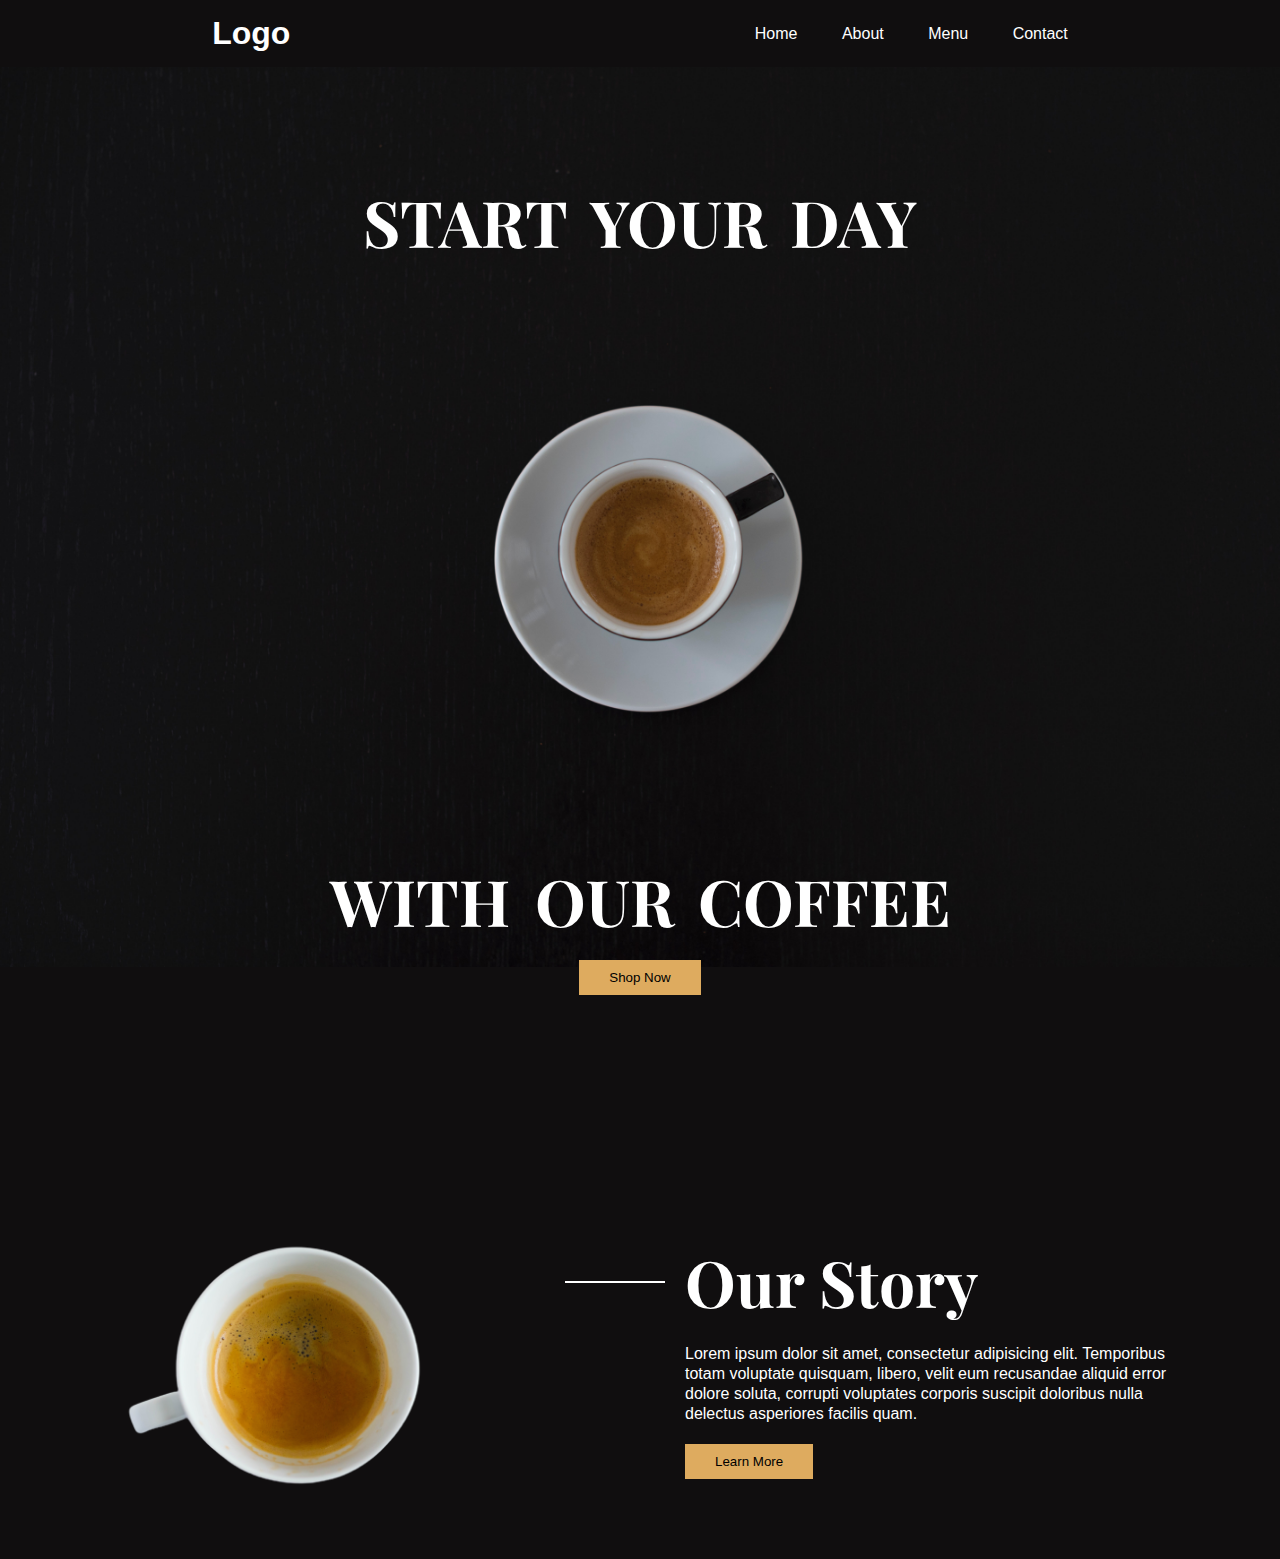
<file: 3rd Coffee Landing Page/index.html>
<!DOCTYPE html>
<html lang="en">
  <head>
    <meta charset="UTF-8" />
    <meta name="viewport" content="width=device-width, initial-scale=1.0" />
    <title>Coffee</title>
    <link rel="stylesheet" href="style.css" />
  </head>
  <body>
    <!-- nav -->
    <nav>
      <h1 class="logo">Logo</h1>
      <ul>
        <li><a href="">Home</a></li>
        <li><a href="">About</a></li>
        <li><a href="">Menu</a></li>
        <li><a href="">Contact</a></li>
      </ul>
    </nav>

    <header class="header">
      <h1 class="main-heading">START YOUR DAY</h1>
      <h1 class="primary-heading">WITH OUR COFFEE</h1>
      <button class="main-btn">Shop Now</button>
    </header>

    <section id="our-story">
      <div class="img-container">
        <div class="img"></div>
      </div>

      <div class="section-content">
        <div class="title-style">
          <span class="line"></span>
          <h1 class="title">Our Story</h1>
        </div>
        <p>
          Lorem ipsum dolor sit amet, consectetur adipisicing elit. Temporibus
          totam voluptate quisquam, libero, velit eum recusandae aliquid error
          dolore soluta, corrupti voluptates corporis suscipit doloribus nulla
          delectus asperiores facilis quam.
        </p>
        <button>Learn More</button>
      </div>
    </section>
  </body>
</html>
</file>
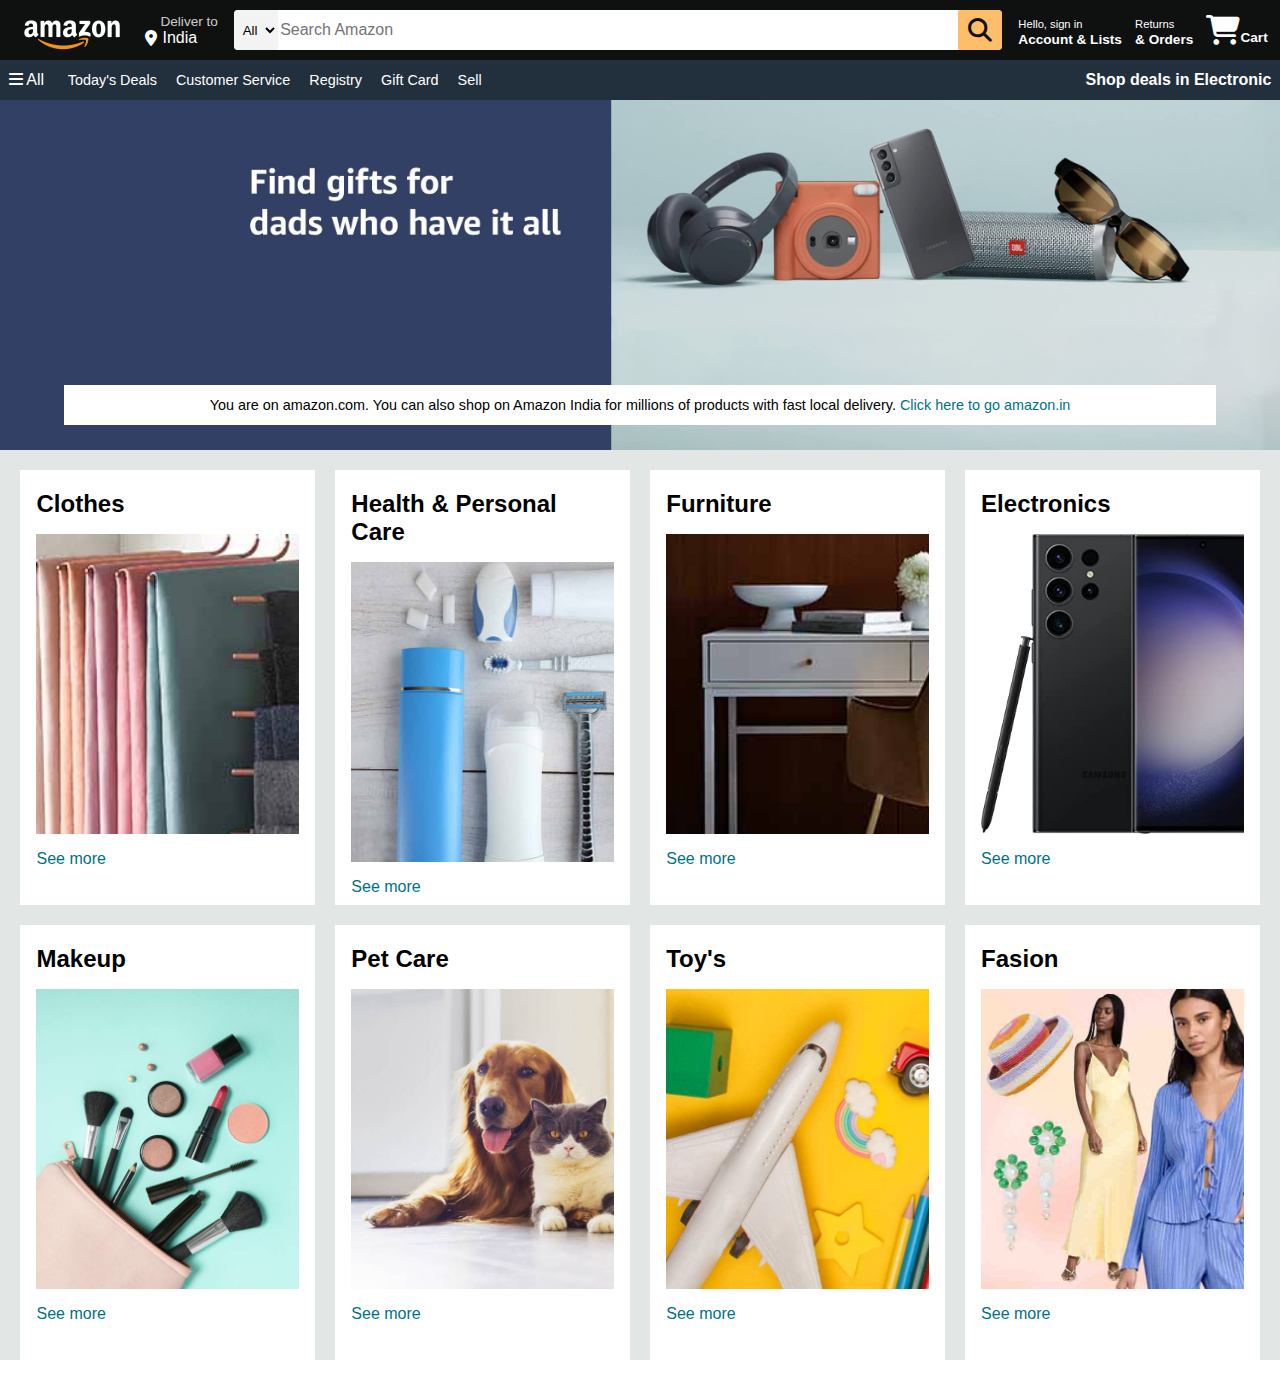
<file: Amazon clone/index.html>
<!DOCTYPE html>
<html lang="en">
<head>
    <meta charset="UTF-8">
    <meta name="viewport" content="width=device-width, initial-scale=1.0">
    <title>Amazon</title>
    <link rel="stylesheet" href="https://cdnjs.cloudflare.com/ajax/libs/font-awesome/6.7.2/css/all.min.css" integrity="sha512-Evv84Mr4kqVGRNSgIGL/F/aIDqQb7xQ2vcrdIwxfjThSH8CSR7PBEakCr51Ck+w+/U6swU2Im1vVX0SVk9ABhg==" crossorigin="anonymous" referrerpolicy="no-referrer" />
    <link rel="stylesheet" href="style.css">
</head>
<body>
    <header>
        <div class="navbar">
            <div class="nav-logo border">
                <div class="logo"></div>
            </div>

            <div class="nav-address border">
                <p class="add-first">Deliver to</p>
                <div class="add-icon">
                    <i class="fa-solid fa-location-dot"></i>
                    <p class="add-sec">India</p>
                </div>
            </div>

            <div class="nav-search">
                <select class="search-select">
                    <option>All</option>
                </select>
                <input placeholder="Search Amazon" class="search-input">
                <div class="search-icon">
                    <i class="fa-solid fa-magnifying-glass"></i>
                </div>
            </div>

            <div class="nav-signin border">
                <p><span>Hello, sign in</span></p>
                <p class="nav-second">Account & Lists</p>
            </div>

            <div class="nav-return border">
                <p><span>Returns</span></p>
                <p class="nav-second">& Orders</p>
            </div>

            <div class="nav-cart border">
                <i class="fa-solid fa-cart-shopping"></i>
                <p>Cart</p>
            </div>
        </div>

        <div class="panel">
            <div class="panel-all">
                <i class="fa-solid fa-bars"></i>
                All
            </div>

            <div class="panel-ops">
                <p>Today's Deals</p>
                <p>Customer Service</p>
                <p>Registry</p>
                <p>Gift Card</p>
                <p>Sell</p>
            </div>

            <div class="panel-deals">
                <p>Shop deals in Electronic</p>
            </div>
        </div>
    </header>

    <div class="hero-section flex">
        <div class="hero-msg">
            <p>You are on amazon.com. You can also shop on Amazon India for millions of products with fast local delivery. <a href="">Click here to go amazon.in</a></p>
        </div>
    </div>

    <div class="shop-section flex">
        <div class="box1 box">
            <div class="box-content">
                <h2>Clothes</h2>
                <div class="box-img" style="background-image: url('Assets/box1_image.jpg');"></div>
                <p>See more</p>
            </div>
        </div>
        <div class="box2 box">
            <div class="box-content">
                <h2>Health & Personal Care</h2>
                <div class="box-img" style="background-image: url('Assets/box2_image.jpg');"></div>
                <p>See more</p>
            </div>
        </div>
        <div class="box3 box">
            <div class="box-content">
                <h2>Furniture</h2>
                <div class="box-img" style="background-image: url('Assets/box3_image.jpg');"></div>
                <p>See more</p>
            </div>
        </div>
        <div class="box4 box">
            <div class="box-content">
                <h2>Electronics</h2>
                <div class="box-img" style="background-image: url('Assets/box4_image.jpg');"></div>
                <p>See more</p>
            </div>
        </div>
        <div class="box1 box">
            <div class="box-content">
                <h2>Makeup</h2>
                <div class="box-img" style="background-image: url('Assets/box5_image.jpg');"></div>
                <p>See more</p>
            </div>
        </div>
        <div class="box2 box">
            <div class="box-content">
                <h2>Pet Care</h2>
                <div class="box-img" style="background-image: url('Assets/box6_image.jpg');"></div>
                <p>See more</p>
            </div>
        </div>
        <div class="box3 box">
            <div class="box-content">
                <h2>Toy's</h2>
                <div class="box-img" style="background-image: url('Assets/box7_image.jpg');"></div>
                <p>See more</p>
            </div>
        </div>
        <div class="box4 box">
            <div class="box-content">
                <h2>Fasion</h2>
                <div class="box-img" style="background-image: url('Assets/box8_image.jpg');"></div>
                <p>See more</p>
            </div>
        </div>
    </div>
</body>
</html>
</file>
<file: 3rd Coffee Landing Page/style.css>
@import url("https://fonts.googleapis.com/css2?family=Playfair+Display:ital,wght@0,700;1,700&display=swap");

:root {
  --main-color: #deab5f;
  --primary-color: #312e2e;
}

/* Utility Style */
button {
  padding: 10px 30px;
  background: var(--main-color);
  border: none;
  cursor: pointer;
}

* {
  padding: 0;
  margin: 0;
  box-sizing: border-box;
}

body {
  background: #100e0f;
}

/* Nav */
nav {
  display: flex;
  justify-content: space-around;
  align-items: center;
  color: #fff;
  font-family: sans-serif;
  padding: 15px 0;
}

li{
    display: inline;
    list-style: none;
}

li a{
    color: #fff;
    text-decoration: none;
    margin-left: 40px;
    padding-bottom: 5px;
}

li a:hover{
    border-bottom: 2px solid var(--main-color);
}

/* Header section */

.header{
    background: url(img-coffee/pexels-nao-triponez-129207.jpg);
    background-position: center;
    background-size: cover;
    height: 100vh;
    font-family: "Playfair Display", serif;
    font-weight: normal;
    /* Flex box */
    display: flex;
    flex-direction: column;
    justify-content: center;
    align-items: center;
    color: #fff;
    position: relative;
    text-align: center;

}

.main-heading{
    position: absolute;
    top: 7rem;
    font-size: 4rem;
    word-spacing: 10px;
    /* margin-top: -70px; */
}

.primary-heading{
    position: absolute;
    bottom: 4rem;
    font-size: 4rem;
    word-spacing: 10px;
    margin-bottom: -40px;

}

.main-btn{
    position: absolute;
    bottom: 2rem;
    padding: 10px 30px;
    margin-top: 20px;
    background: transparent;
    background: var(--main-color);
    transform: translateY(60px);
}

/* our story */
#our-story{
    /* height: 100vh; */
    margin-top: 15%;
    display: flex;
    flex-wrap: wrap;
    justify-content: space-around;
    align-items: center;
}

.img{
    width: 400px;
    height: 400px;
    background: url(img-coffee/pexels-chitokan-2183027-removebg-preview.png);
    background-position: center;
    background-size: cover;
}

.title-style{
    display: flex;
    align-items: center;
}

.title{
    font-family: "Playfair Display", serif;
    font-size: 4rem;
    color: #fff;
    transform: translateX(-100px);
}

.line{
    height: 2px;
    width: 100px;
    background: #fff;
    transform: translateX(-120px);
}

.section-content p{
    max-width: 500px;
    color: #fff;
    font-family: sans-serif;
    line-height: 20px;
    margin: 20px 0;
}
</file>
<file: Amazon clone/style.css>
*{
    margin: 0;
    font-family: Arial, Helvetica, sans-serif;
    border: border-box;
}

.navbar{
    height: 60px;
    background-color: #0f1111;
    color: white;
    display: flex;
    align-items: center;
    justify-content: space-evenly;
}

.nav-logo{
    height: 58px;
    width: 120px;
    /* padding-right: 8px; */
}
.logo{
    background-image: url(Assets/amazon_logo.png);
    background-size: cover;
    height: 58px;
    width: 100%;
}
.border{
    border: 1px solid transparent;
}
.border:hover{
    border: 1px solid white;
}

/* Address  */

.add-icon{
    display: flex;
    align-items: center;
}
.add-first{
    color: #cccccc;
    font-size: 0.85rem;
    margin-left: 15px;
}

.add-sec{
    font-size: 1rem;
    margin-left: 5px;
}

/* search box */

.nav-search{
    display: flex;
    justify-content: space-evenly;
    background-color: pink;
    width: 60vw;
    height: 40px;
    border-radius: 8px;
    border: 4px solid #0f1111;
}

.search-select{
    background-color: #f3f3f3;
    width: 50px;
    text-align: center;
    border-radius: 4px 0 0 4px;
    border: none;
}

.search-input{
    width: 100%;
    font-size: 1rem;
    border: none;
    outline: none;
}

.search-icon{
    width: 50px;
    font-size: 1.5rem;
    display: flex;
    justify-content: center;
    align-items: center;
    background-color: #febd68;
    border-radius: 4px;
    color: #0f1111;
}

.nav-search:hover{
    border: 4px solid #febd68;
}


/* sign in box */

span{
    font-size: 0.7rem;
}

.nav-second{
    font-size: 0.85rem;
    font-weight: 700;
}

/* nav cart box  */

.nav-cart{
    display: flex;
    align-items: end;
    font-size: .85rem;
    font-weight: 700;
}

.nav-cart i{
    font-size: 30px;
}

/* panel section  */

.panel{
    height: 40px;
    background-color: #222f3d;
    display: flex;
    color: white;
    align-items: center;
    justify-content: space-evenly;
}

.panel-ops p{
    display: inline;
    margin-left: 15px;
    cursor: pointer;
}

.panel-ops{
    width: 80vw;
    font-size: 0.9rem;
}

.panel-deals{
    font-weight: 1rem;
    font-weight: 700;
}

/* hero section  */

.hero-section{
    background-image: url(Assets/hero_image.jpg);
    background-size: cover;
    height: 350px;
    display: flex;
    justify-content: center;
    align-items: flex-end;
}

.hero-msg{
    height: 40px;
    background-color: white;
    color: black;
    display: flex;
    align-items: center;
    justify-content: center;
    font-size: 0.9rem;
    width: 90%;
    margin-bottom: 25px;
}

.hero-msg a{
    color: #007185;
    text-decoration: none;
}

/* shop section  */

.shop-section{
    display: flex;
    flex-wrap: wrap;
    justify-content: space-evenly;
    background-color: #e2e7e6;
    /* margin-bottom: 20px; */

}
.box{
    height: 400px;
    /* border: 2px solid black; */
    width: 23%;
    background-color: white;
    padding: 20px 0 15px;
    margin-top: 20px;
}

.box-img{
    height: 300px;
    background-size: cover;
    margin: 1rem 0;
}

.box-content{
    margin: 0 1rem;
}

.shop-section p{
    padding-bottom: 50px;
    color: #007185;
}
</file>
